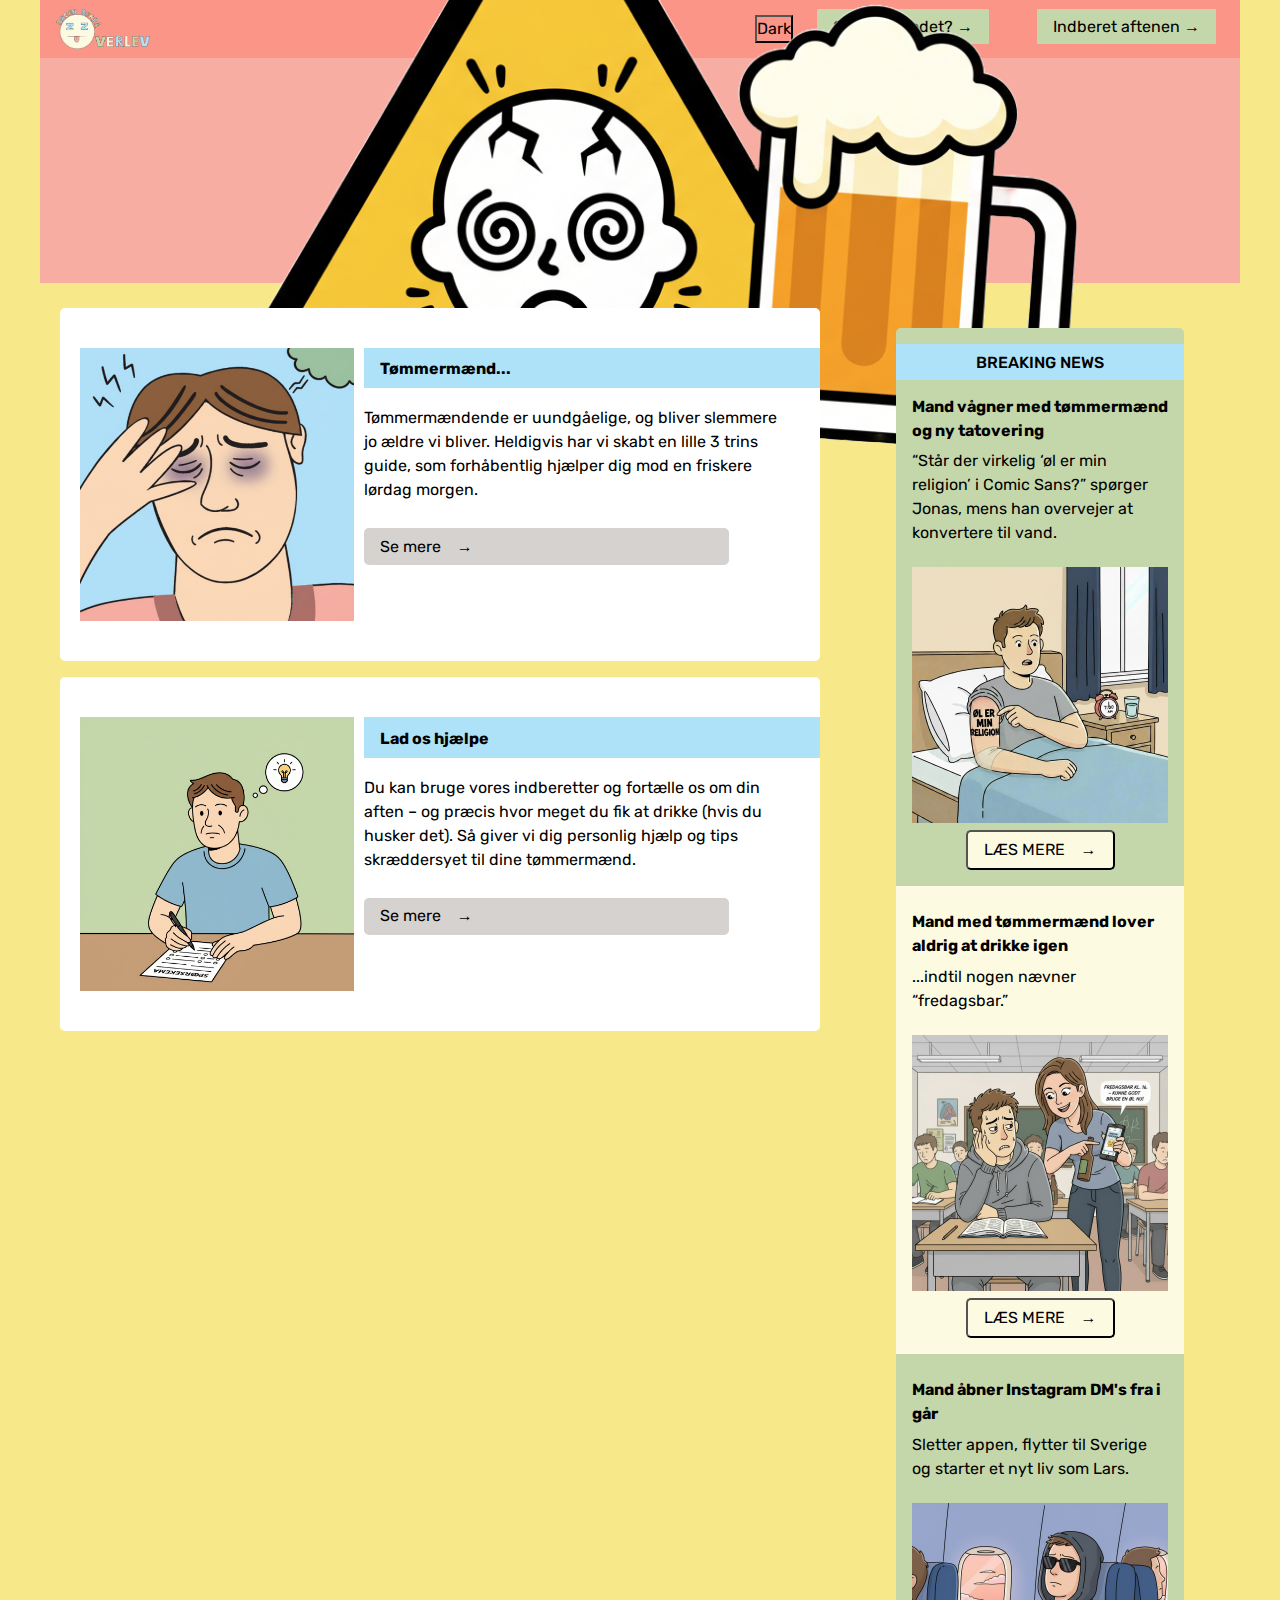
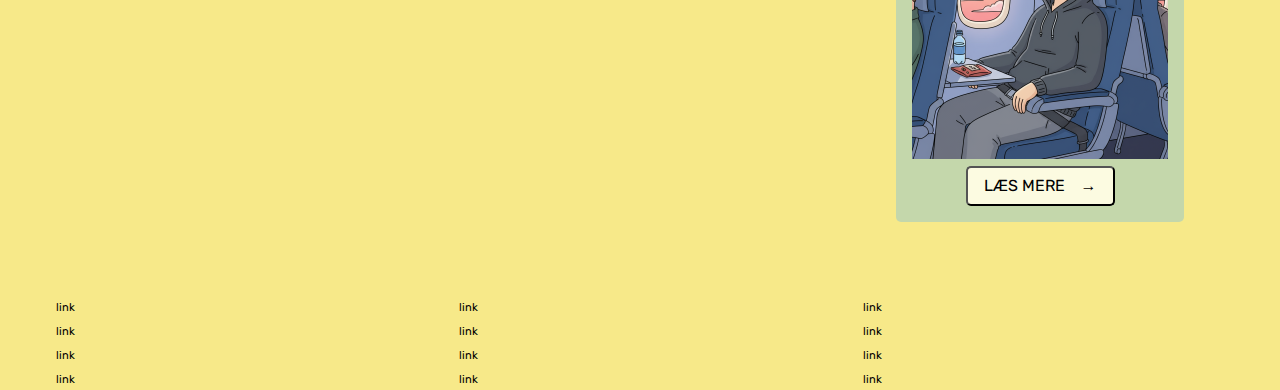
<file: index.html>
<!DOCTYPE html>
<html lang="en">

<head>
  <meta charset="UTF-8" />
  <meta http-equiv="X-UA-Compatible" content="IE=edge" />
  <meta name="viewport" content="width=device-width, initial-scale=1.0" />
  <link rel="stylesheet" href="css/reset.css" />
  <link rel="stylesheet" href="css/custom.css" />
  <link rel="stylesheet" href="css/fonts.css" />
  <link rel="stylesheet" href="css/general.css" />
  <link rel="stylesheet" href="css/layout.css" />
  <link rel="stylesheet" href="css/burger.css" />
  <link rel="stylesheet" href="css/cards.css" />
  <link rel="icon" type="image/png" href="img/fav.png" />
  <title>Emergency Site</title>
</head>

<body id="frontpage">

  <!-- HEADER MED LOGO -->
  <header>
    <nav>
      <div id="logotype-wrapper" class="logo">
        <a href="index.html">
          <img src="img/mikkel_logo.png" alt="logo" id="site-logo">
        </a>
      </div>

      <ul class="menu">
        <button id="theme-btn">Dark</button>
        <li><a class="menuItem" href="instruction.html">Ondt i hovedet?</a></li>
        <li><a class="menuItem" href="register.html">Indberet aftenen</a></li>
      </ul>

      <button class="burger">
        <span class="line"></span>
        <span class="line"></span>
        <span class="line"></span>
      </button>
    </nav>
  </header>

  <section id="main-disclamer">
    <div id="main-disclamer-content">
      <img src="img/advarsel.png" alt="logo" class="logo">
      <div>
        <p class="sub">
          Alle kender dem, ingen slipper for dem - tømmermændende hæler ind på os hver weekend,
          hvordan kan det stoppes?
        </p>
      </div>
    </div>
  </section>

  <main>
    <section id="daily">
      <article class="daily_card">
        <img src="img/Firefly_Gemini Flash.png" alt="tommermaend" />
        <div class="daily_text">
          <h2>Tømmermænd...</h2>
          <p>
            Tømmermændende er uundgåelige, og bliver slemmere jo ældre vi bliver.
            Heldigvis har vi skabt en lille 3 trins guide, som forhåbentlig hjælper dig
            mod en friskere lørdag morgen.
          </p>
          <a href="instruction.html" class="cta_btn">Se mere</a>
        </div>
      </article>

      <article class="daily_card">
        <img src="img/Firefly_GeminilFlash.png" alt="foto">
        <div class="daily_text">
          <h2>Lad os hjælpe</h2>
          <p>
            Du kan bruge vores indberetter og fortælle os om din aften – og præcis hvor meget
            du fik at drikke (hvis du husker det). Så giver vi dig personlig hjælp og tips
            skræddersyet til dine tømmermænd.
          </p>
          <a href="register.html" class="cta_btn">Se mere</a>
        </div>
      </article>
    </section>

    <section id="breaking">
      <section>
        <article class="news_card">
          <h3>Mand vågner med tømmermænd og ny tatovering</h3>
          <p>
            “Står der virkelig ‘øl er min religion’ i Comic Sans?” spørger Jonas,
            mens han overvejer at konvertere til vand.
          </p>
          <img src="img/religion2.png" alt="news_img">

          <div popover id="dialog1">
            <h3>Mand vågner med tømmermænd og ny tatovering</h3>
            <p>
              “Står der virkelig ‘øl er min religion’ i Comic Sans?” spørger Jonas, da han vågner
              med tømmermænd og en tatovering han ikke kan huske. Vennerne fortæller, at han ville
              “hellige sig øllets åndelige kraft”. Han overvejer nu at konvertere til vand og få
              fjernet både tatovering og dårlige beslutninger.
            </p>
            <img src="img/religion2.png" alt="religion2">
            <button popovertarget="dialog1" class="cta_btn">LUK</button>
          </div>

          <button popovertarget="dialog1" class="cta_btn">LÆS MERE</button>
        </article>

        <article class="news_card">
          <h3>Mand med tømmermænd lover aldrig at drikke igen</h3>
          <p>...indtil nogen nævner “fredagsbar.”</p>
          <img src="img/fredagsbar.png" alt="news_img">

          <div popover id="dialog2">
            <h3>Mand med tømmermænd lover aldrig at drikke igen</h3>
            <p>
              Efter en aften fuld af "jeg drikker kun lige et par stykker" vågner Mads op med en
              hovedpine, der kunne få en kirke til at ryste. Han sværger højtideligt aldrig at drikke
              igen... indtil hans ven nævner ordet "fredagsbar", hvorefter han spontant genvinder sin
              tro på øl.
            </p>
            <img src="img/fredagsbar.png" alt="fredagsbar">
            <button popovertarget="dialog2" class="cta_btn">LUK</button>
          </div>

          <button popovertarget="dialog2" class="cta_btn">LÆS MERE</button>
        </article>

        <article class="news_card">
          <h3>Mand åbner Instagram DM's fra i går</h3>
          <p>Sletter appen, flytter til Sverige og starter et nyt liv som Lars.</p>
          <img src="img/lars.png" alt="news_img">

          <div popover id="dialog3">
            <h3>Mand åbner Instagram DM's fra i går</h3>
            <p>
              Efter en hurtig scroll gennem nattens DM's indser Rasmus, at fremtiden ikke længere
              findes i Danmark. Han pakker derfor tasken, ændrer navn til Lars og begynder sit nye liv
              i Sverige, hvor ingen kender til hans beskeder, hans skam eller hans brug af emojis.
            </p>
            <img src="img/lars.png" alt="lars">
            <button popovertarget="dialog3" class="cta_btn">LUK</button>
          </div>

          <button popovertarget="dialog3" class="cta_btn">LÆS MERE</button>
        </article>
      </section>
    </section>

  </main>

  <footer>
    <nav class="some">
      <ul>
        <li><a href="">link</a></li>
        <li><a href="">link</a></li>
        <li><a href="">link</a></li>
        <li><a href="">link</a></li>
      </ul>
    </nav>

    <nav class="another">
      <ul>
        <li><a href="">link</a></li>
        <li><a href="">link</a></li>
        <li><a href="">link</a></li>
        <li><a href="">link</a></li>
      </ul>
    </nav>

    <nav class="yetanother">
      <ul>
        <li><a href="">link</a></li>
        <li><a href="">link</a></li>
        <li><a href="">link</a></li>
        <li><a href="">link</a></li>
      </ul>
    </nav>
  </footer>

  <script src="js/burger.js"></script>
  <script src="js/dark.js"></script>
</body>

</html>
</file>
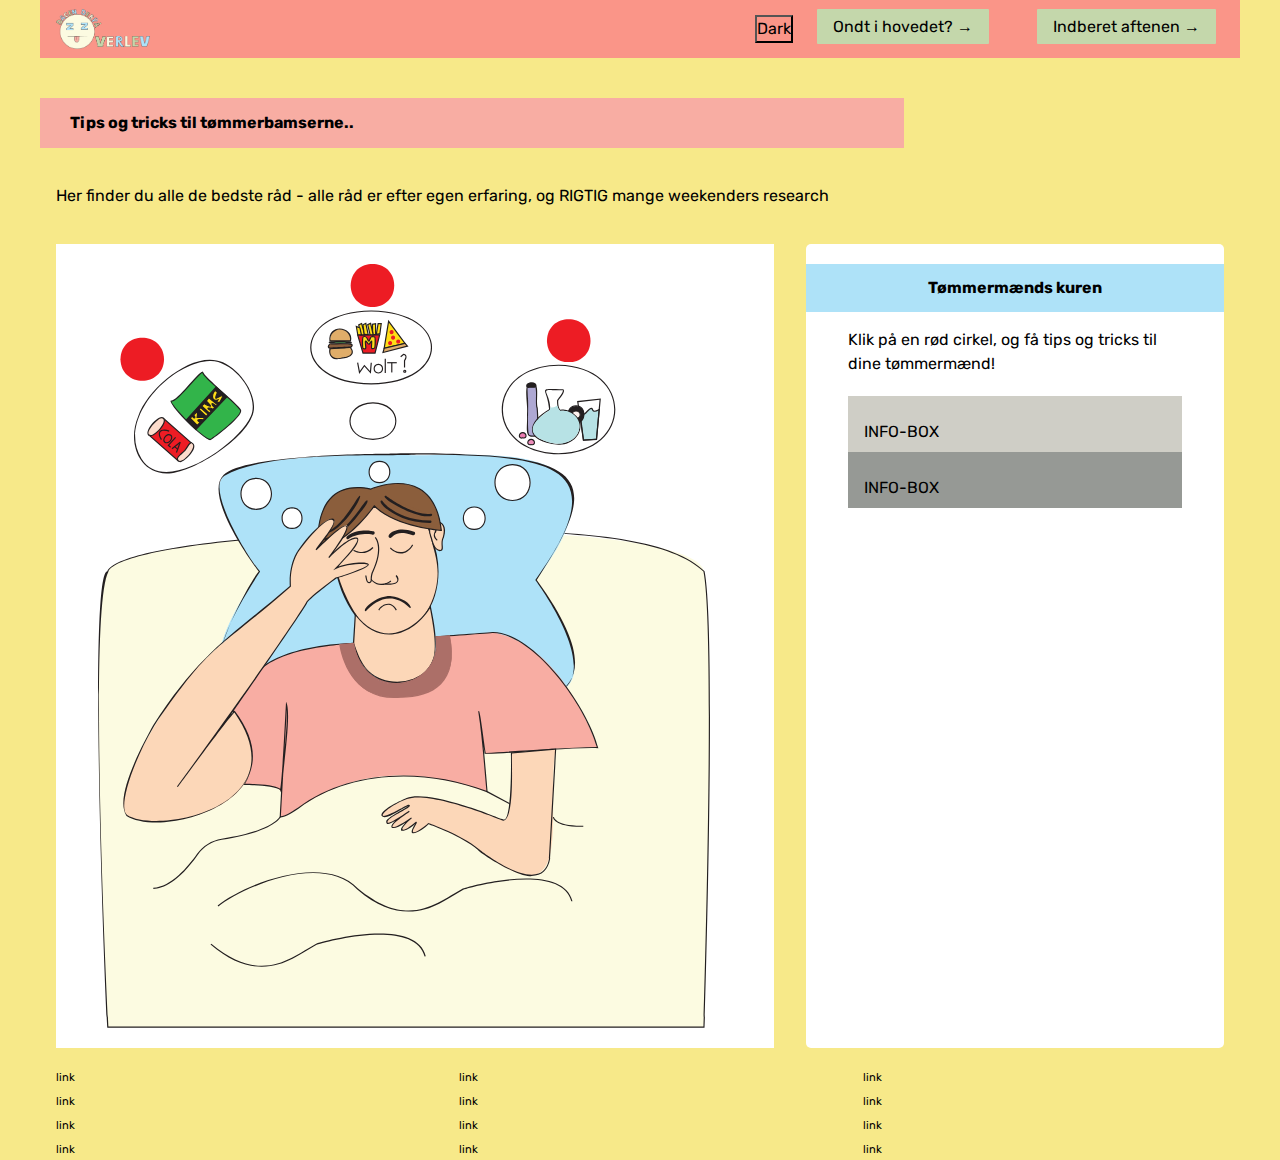
<file: instruction.html>
<!DOCTYPE html>
<html lang="en">

<head>
  <meta charset="UTF-8" />
  <meta http-equiv="X-UA-Compatible" content="IE=edge" />
  <meta name="viewport" content="width=device-width, initial-scale=1.0" />
  <link rel="stylesheet" href="css/reset.css" />
  <link rel="stylesheet" href="css/custom.css" />
  <link rel="stylesheet" href="css/fonts.css" />
  <link rel="stylesheet" href="css/general.css" />
  <link rel="stylesheet" href="css/layout.css" />
  <link rel="stylesheet" href="css/burger.css" />
  <link rel="stylesheet" href="css/cards.css" />
  <link rel="stylesheet" href="css/infographic.css" />
  <link rel="icon" type="image/png" href="img/fav.png" />
  <title>Emergency Site</title>
</head>

<body id="instruction">
  <header>
    <nav>
      <div id="logotype-wrapper" class="logo">
        <a href="index.html">
          <img src="img/mikkel_logo.png" alt="logo" id="site-logo">
        </a>
      </div>
      <ul class="menu">
        <button id="theme-btn">Dark</button>
        <li><a class="menuItem" href="instruction.html">Ondt i hovedet?</a></li>
        <li><a class="menuItem" href="register.html">Indberet aftenen</a></li>
      </ul>
      <button class="burger">
        <span class="line"></span>
        <span class="line"></span>
        <span class="line"></span>
      </button>
    </nav>
  </header>

  <main>
    <h1>Tips og tricks til tømmerbamserne..</h1>
    <p>Her finder du alle de bedste råd - alle råd er efter egen erfaring, og RIGTIG mange weekenders research</p>
    <section class="info-graphic">
      <svg xmlns="http://www.w3.org/2000/svg" viewBox="0 0 611.69 650.64">
        <g id="rentegning">
          <path d="M552.06,650.14H44.16s-18.06-349.19,0-388.24,497.47-52.03,507.9,0,0,388.24,0,388.24Z"
            style="fill: #fcfbe1;" />
          <path
            d="M552.54,650.64H43.68c-1.47-17.69-16.57-387.88.02-388.94,6.31-13.66,68.59-25.32,166.58-31.2,96.62-1.52,296.56-16.92,342.26,31.29,10.32,52.03.11,384.93,0,388.85ZM44.63,649.64h506.94c.44-14.59,10.12-337.18,0-387.65-48.87-47.34-242.91-31.96-341.22-30.5-96.17,5.77-159.68,17.5-165.74,30.61-17.14,32.34-1.58,357.01.02,387.54Z"
            style="fill: #231f20;" />
          <path
            d="M433.68,361.86c-27.62,22.86-141.78,0-141.78,0-77.17,9.02-219.41,47.87-118.58-99.85,0,0-48.73-64.18-30.08-82.01s139.92-17.83,139.92-17.83c57.47,5.79,226.15-27.1,125.83,106.96,0,0,52.33,69.88,24.71,92.73Z"
            style="fill: #aee2f8;" />
          <path
            d="M191.49,372.78c-22.22,0-41.33-2.64-48.63-10.59-20.04-13.22,19.9-88.37,29.84-100.17-3.95-5.25-48.13-64.88-29.81-82.39,18.58-17.77,135.3-17.97,140.26-17.97.3-.01,31.86-1.06,66.03.61,113.11,3.22,107.99,33.64,60.42,106.85,99.81,137.35-55.62,102.55-117.7,93.25-4.22.77-57.96,10.41-100.39,10.41ZM307.15,162.34c-25.05,2.12-123.62-4.16-163.58,18.01-17.11,10.46,21.96,72.77,30.35,81.64-91.86,140.09,13.78,112.4,117.88,99.37,13.02,5.16,133.15,18.22,141.55.11l.32.38-.32-.38c26.86-22.72-24.21-91.19-25.01-92.35,74.71-103.17,5.82-105.86-101.19-106.78Z"
            style="fill: #231f20;" />
          <path id="hoved"
            d="M325.3,269.12c-3.51,33.01-23.23,44.3-40.09,47.54-24.43,4.7-40.38-35.03-45.05-50.37-11.72-45.53,2.14-61.99,46.97-59.37,23.96,2.05,28.85,11.74,32.48,26.06,2.52,9.96,7.2,21.91,5.69,36.13Z"
            style="fill: #fcd7b8;" />
          <path
            d="M281.22,317.55c-38.46-5.75-58.76-86.1-34.97-104.46,24.2-11.87,71.39-11.04,73.85,19.77,15.81,38.64-1.98,83.37-38.88,84.69ZM282.12,207.24c-10.96,0-28.71,2.06-35.3,6.67-20.16,19.34-6.84,60.01,8.87,84.8,21.36,34.93,64.47,14.29,69.12-29.64,1.22-11.44-1.59-21.35-4.07-30.08-3.27-18.27-11.09-32.23-38.62-31.74Z"
            style="fill: #231f20;" />
          <path d="M330.02,232.77c5.55-17.16-15.3-17.33-11.03-1.51,2.47,8.95,5.15,13.77,8.64,12.81s-.6-2.51,2.39-11.3Z"
            style="fill: #fcd7b8;" />
          <path
            d="M326.76,244.68c-5.39-1.22-6.04-6.91-8.26-13.3-4.63-16.56,17.9-16.36,11.99,1.54-3.04,6.1,1.96,11.15-3.73,11.76ZM325.53,219.98c-5.61.78-8.08,4.75-6.06,11.14,2.14,5.91,2.77,12.35,8.02,12.46,2.54-.34-.49-5.67,2.05-10.98h0c1.87-6.49.56-11.52-4.02-12.63Z"
            style="fill: #231f20;" />
          <path
            d="M94.18,178.49c-23.85-.38-33.59-26.82-24.24-48.62,7.79-22.88,42.7-52.87,66.92-47.65,16.61,2.48,38.52,30.39,29.95,48.13-7.73,20.3-51.81,48.5-72.62,48.15ZM130.83,82.62c-33.91,1.54-79.16,50.07-57.96,83.3,19.54,32.19,82.96-12.69,93-35.94,8.48-19.35-15.81-48.57-35.04-47.36Z"
            style="fill: #231f20;" />
          <path
            d="M191.05,471.01c15.2.53,59.1-62.05,176.16-21.47,0,0-5.79-68.36-6.95-68.19l5.47,35.72c-.1,1.07,58.61-5.26,95.65-5.13,0,0-28.58-87.88-89.11-98.02l-48.55,3.69c9.19,37.19-56.03,64.92-70.18,5.63,0,0-58.91,1.04-80.49,23.2l-22.75,33.24s27.41,36.16,9.91,63.57c0,0,33.05-.7,31.67,7.64,0,0,7.99-67.71,4.49-75.87l-5.33,95.99Z"
            style="fill: #f8ada3;" />
          <path
            d="M191.7,450.32l-.81-2.11M190.89,448.21c-2.96-3.79-23.64-4.47-31.58-4.45,18.01-26.52-8.96-63.46-9.62-64.06,0,0,22.95-33.54,22.95-33.54,22.09-22.3,79.98-23.35,81.29-23.43,10.84,54.93,77.8,36.63,69.22-5.58.02,0,49.18-3.75,49.2-3.72,35.4.55,81.02,64.08,89.72,99.02-26.54-.88-75.99,5.18-96.85,4.83.07-.26-.98-6.36-.98-6.6,1.26,13.24,2.54,27.96,3.53,39.59-56.73-21.95-119.96-17.2-160.91,13.56-7.43,4.66-11.96,7.9-16.34,7.66l1.18-21.17M193.6,434.18l-2.02,36.33c3.33-.2,8.17-3.3,14.75-7.52,40.77-30.56,103.65-35.75,160.32-14.17-2.26-24.37-3.82-48.39-6.95-67.89l.71-.1c1.51,3.31,4.61,30.7,5.77,35.86,27.39-1.94,63.83-4.59,94.51-5.24-9.85-36.72-54.72-96.45-88.44-97.01,0,0-47.97,3.64-47.97,3.64,6.44,45.46-60.68,58.22-71.13,5.68-5.21.15-59.48,2.23-79.74,23.04l-22.49,32.89c2.52,3.48,25.91,37.1,10.2,63.09,5.06.04,25.03.42,29.92,4.23,1.7-7.54,4.36-65,4.96-74.13,4.13,7.67-.18,38.97-2.4,61.32ZM196.63,379.61l-1.93,34.68c1.31-13.54,2.34-27.41,1.93-34.68Z"
            style="fill: #231f20;" />
          <path
            d="M82.92,532.43l-.04-1c15.25-.66,29.84-18.31,37.18-28.77,4.94-7.04,12.62-11.82,21.08-13.1,43.35-6.57,49.4-18.63,49.45-18.75l.91.41c-.23.51-6.14,12.65-50.22,19.33-8.19,1.24-15.63,5.87-20.41,12.69-16.48,23.49-29.74,28.84-37.96,29.2Z"
            style="fill: #231f20;" />
          <rect x="376.68" y="443.58" width="1" height="22.63" transform="translate(-201.99 572.2) rotate(-61.79)"
            style="fill: #231f20;" />
          <path
            d="M447.31,479.51c-23.16,0-24.05-8.02-24.08-8.37l1-.08-.5.04.5-.04c0,.08,1.07,7.86,24.98,7.43l.02,1c-.65.01-1.29.02-1.91.02Z"
            style="fill: #231f20;" />
          <path
            d="M260.79,246.27c-4.23,0-7.46-2.04-7.52-2.08l.54-.84c.35.23,8.66,5.46,15.85-2.15l.73.69c-3.2,3.38-6.64,4.38-9.6,4.38Z"
            style="fill: #231f20;" />
          <path
            d="M293.7,246.66c-5.19,0-9.08-4.22-9.25-4.41l.74-.67c3.59,4.66,13.45,6.47,18.22-2.61l.84.54c-3.09,4.71-6.41,7.09-10.55,7.14Z"
            style="fill: #231f20;" />
          <line x1="323.72" y1="317.61" x2="321" y2="294.88" style="fill: #fcd7b8;" />
          <path
            d="M248.86,234.55c-1.38.05-2.06-1.89-.9-2.7,9.63-7.23,21.92-4.25,22.44-4.12,1.89.45,1.16,3.41-.73,2.91-.15-.49-12.78-2-20.81,3.91Z"
            style="fill: #231f20;" />
          <path
            d="M284.74,233.47c-5.04-1.56,4.47-11.33,20.29-5.26,1.83.65.79,3.51-1.03,2.82-15.16-5.07-16.49,1.8-19.26,2.45Z"
            style="fill: #231f20;" />
          <path
            d="M266.75,272.02c-2.32-.41-2.64-2.53-3.32-6.54l.99-.12c.85,4.6,1,5.63,2.69,5.59.57-.22.96-.83.96-1.52-.01-4.66.97-6.87,1.4-7.61,9.58-19.97,2.3-28.94,2.06-28.36l.62-.78c.5-.24,8.17,8.87-1.82,29.64-.3.52-1.27,2.57-1.26,7.11.01,1.35-1,2.58-2.32,2.6Z"
            style="fill: #231f20;" />
          <path
            d="M277.06,273.56c-5.75,0-8.87-4.67-8.9-4.73l.84-.55c1.22,3.21,10.01,6.71,16.05,1.33l.57.82c-2.81,1.94-5.47,3.09-8.56,3.13Z"
            style="fill: #231f20;" />
          <path
            d="M283.73,273.19c-1.03,0-2.17-.05-3.4-.15l.08-1c10.06.9,12.35-1.77,8.93-6.33l.75-.66c3.71,3.81,1.42,8.74-6.35,8.14Z"
            style="fill: #231f20;" />
          <path
            d="M263.93,295.88c-3.83-.69,6.95-11.7,17.9-12.87,4.53-1.03,18.99,3.16,20.56,9.63-.38.41-1.01.43-1.41.06-15.08-14.67-29.48-5.42-37.05,3.18Z"
            style="fill: #231f20;" />
          <path d="M275.42,295.15l-.83-.55c2.47-4.54,11.01-8.97,15.77,0l-.85.53c-4.39-8.35-11.88-3.9-14.09.01Z"
            style="fill: #231f20;" />
          <path
            d="M270.03,149.88c-26.69-.42-26.69-31.63,0-32.05,26.69.42,26.69,31.63,0,32.05ZM270.03,118.83c-25.38.4-25.37,29.65,0,30.05,25.38-.4,25.37-29.65,0-30.05Z"
            style="fill: #231f20;" />
          <path
            d="M268.58,102.63c-69.21-.86-69.2-62.24,0-63.1,69.21.86,69.2,62.24,0,63.1ZM268.58,40.53c-67.89.83-67.88,60.27,0,61.1,67.89-.83,67.88-60.27,0-61.1Z"
            style="fill: #231f20;" />
          <path
            d="M428.13,162.14c-64.52-1.01-64.52-75.37,0-76.38,64.52,1.01,64.51,75.37,0,76.38ZM428.13,86.76c-63.21.99-63.2,73.4,0,74.38,63.21-.99,63.2-73.4,0-74.38Z"
            style="fill: #231f20;" />
          <path d="M324.51,235.75c-5.38-4.49-1.1-7.13-.17-12.91l.96.26-1.55,5.67c-2.57,1.63.68,6.04,1.38,6.18l-.62.79Z"
            style="fill: #231f20;" />
          <g>
            <path
              d="M271.23,206.03s-24.82,35.66-47.77,34.62c0,0-6.51-59.6,44.87-48.89,0,0,53.44-23.83,59.94,35.22,0,0-40.11-2.95-57.05-20.95Z"
              style="fill: #8b5e3c;" />
            <path
              d="M224.4,241.17c-.33,0-.65,0-.96-.02l-.43-.02-.05-.43c-.03-.29-3-29.25,12.38-43.21,7.77-7.05,18.85-9.16,32.93-6.25,2.06-.87,24.54-9.98,41.54-.23,10.62,6.09,17,18.18,18.96,35.92l.07.6-.6-.04c-.4-.03-39.84-3.12-56.96-20.67-1.45,2-7.19,9.73-14.99,17.28-14.42,13.96-25.17,17.08-31.9,17.08ZM223.92,240.17c.17,0,.35,0,.52,0,22.15,0,46.13-34.08,46.37-34.43l.35-.51.42.45c15.48,16.46,51.05,20.28,56.12,20.74-1.99-17.07-8.18-28.69-18.39-34.55-17.3-9.93-40.56.23-40.79.33l-.15.07-.16-.03c-13.82-2.88-24.66-.87-32.21,5.98-13.99,12.7-12.41,38.3-12.1,41.93Z"
              style="fill: #231f20;" />
          </g>
          <path d="M264.66,202.16s-16.57,28.25-35.11,32.52" style="fill: #8b5e3c;" />
          <path
            d="M229.55,235.68c-1.14.03-1.37-1.74-.22-1.97,19.39-4.23,33.59-33.53,35.84-32.41,1.52,1.83-3.61,7.33-10.35,16.17-8.82,10.31-17.17,16.48-25.27,18.22Z"
            style="fill: #231f20;" />
          <path d="M258.56,198.25s-15.91,30.76-31.21,31.09" style="fill: #8b5e3c;" />
          <path
            d="M227.35,230.34c-1.27.01-1.31-1.99-.02-2,15.98-.38,29.49-32.04,31.69-30.98,1.72,2.19-15.93,32.04-31.67,32.98Z"
            style="fill: #231f20;" />
          <path d="M277.1,202.16s10.77,16.96,41.81,17.42" style="fill: #8b5e3c;" />
          <path
            d="M318.91,220.58c-30.68.25-47.72-20.41-40.97-18.96.11.17,10.91,16.52,40.99,16.96,1.28,0,1.28,2.02-.01,2Z"
            style="fill: #231f20;" />
          <path d="M280.52,198.25s22.88,17.56,38.94,15.54" style="fill: #8b5e3c;" />
          <path
            d="M316.77,214.96c-14.52.32-43.17-17.6-35.65-17.5.23.17,22.74,17.28,38.21,15.35.55-.07,1.05.32,1.12.87-.02,1.75-2.49,1.1-3.67,1.29Z"
            style="fill: #231f20;" />
          <path
            d="M128.45,335.81c-15.25,8.58-86.33,111.32-68.09,133.95,26.49,16.82,148.98-7.03,91.68-88.5,0,0-23.36,27.57-48.59,64.09,22.54-29.85,85.54-117.78,109.96-156.56,1.34-3.68,25.19-21.25,25.19-21.25,0,0,34.74-10.53,26.05-12.34,0,0-15.82-1.14-26.05,3.98,0,0,22.23-22.83,18.19-25.38,0,0-4.93-3.61-24.35,16.28,9.36-12.01,35.32-51.56-10.89-6.48,0,0,16.68-21.56,15.63-24.58,0,0-2.84-11.46-30.13,24.58,0,0-8.53,10.46-7.39,30.92,0,0-68.68,56.28-71.21,61.28Z"
            style="fill: #fcd7b8;" />
          <path
            d="M86.16,475.82c-11.21,0-20.56-2.12-26.07-5.65-10.69-15.69,13.02-59.5,22.67-77.14,41.01-63.98,69.83-78.29,116.39-118.72-1.05-20.26,7.43-30.91,7.52-31.01,21.93-31.5,44.82-37.21,19.62-5.12,26.96-26.34,27.62-15.77,10.22,7.2,15.58-14.81,20.09-12.34,20.59-11.97,3.21,4.73-11.61,18.57-16.37,24.3,11.28-3.66,24.68-4.39,25.83-1.65.14,3.22-21.06,9.92-27.71,11.94-6.65,4.9-23.9,18.08-24.95,20.97-2.04,4.64-62.78,92.35-65.42,95.83,2.54-3.08,2.82-3.4,3.6-4.33,46.32,61.13-20.4,94.6-65.91,95.37ZM234.6,217.79c-3.01,0-10.29,3.85-27.15,26.12-.05-.02-8.56,11.11-7.28,30.85-67.4,58.95-65.43,44.9-116.56,118.78-19.29,32.49-30.89,70.74-22.99,75.79,26.24,16.87,147.22-7.08,91.39-87.27-6.39,6.3-48.86,64.38-48.17,63.58l-.81-.58c29.91-40.47,95.4-132.11,109.9-156.44,1.35-3.72,22.91-19.68,25.36-21.48,14.93-4.59,27.51-9.58,27.24-11.04-.62-1.15-20.17-.99-29.36,4.85,5.7-5.84,20.63-21.57,20.59-26.28-.3-.95-5.05-3.37-23.98,15.76l-.76-.65c17.6-23.49,26.83-42.42-10.14-5.83l-.75-.66c7.6-10.84,20.11-24.84,13.45-25.51Z"
            style="fill: #231f20;" />
          <path
            d="M255.01,298.6l-1.47,24.64s4.84,16.86,12.5,23.89c17.35,14.37,43.49,13.72,54.96-8.82,5.32-10.74-.12-34.32-2.11-46.12,0,0-29.39,47.97-63.87,6.41Z"
            style="fill: #fcd7b8;" />
          <path
            d="M291.11,357.21c-22.85.54-34.59-19.14-38.07-33.91-.03-.12,1.57-25.87,1.55-25.99,24.51,33.26,54.4,11.81,64.56-6.51,5.9,28.78,12.57,63.45-28.05,66.41ZM254.05,323.18c.38,1.27,5.13,16.97,12.33,23.58,15.44,15.06,46.58,11.17,54.16-8.65,5.05-9.55.12-33.47-1.93-44.58-14.37,22.35-42.03,33.27-63.17,6.35l-1.39,23.31Z"
            style="fill: #231f20;" />
          <path
            d="M253.54,323.24l-11.7.87s5.18,37,32.79,43.12c17,5.17,73.8,4.68,60.61-50.44l-11.53.82c8.61,39.08-57.2,63.79-70.18,5.63Z"
            style="fill: #ac6f68;" />
          <path
            d="M293.5,369.56c-40.08,3.45-50.72-33.74-52.22-45.91l12.69-.95c8.07,52.46,76.95,39.79,69.18-5.56l12.46-.89c7.99,40.48-13.89,53.05-42.12,53.3ZM242.43,324.57c.78,4.52,7.16,36.59,32.32,42.17,17.24,5.03,72.66,4.62,60.14-49.42l-10.6.75c6.87,43.72-60.33,59.83-71.16,5.7l-10.69.8Z"
            style="fill: #ac6f68;" />
          <path d="M233.5,72.27s-2.94,11.23,10.85,7.66c0,0,12.4-.33,6.39-8.84l-17.24,1.19Z" style="fill: #e0ad69;" />
          <path
            d="M239.57,81.13c-6.42.59-7.68-6.57-6.46-9.33l17.88-1.23c6.96,9.1-6.67,10.29-11.42,10.56ZM233.91,72.74c-1.37,5.61,3.37,9.1,10.43,6.68,2.33.19,10.95-1.8,6.15-7.83l-16.58,1.14Z"
            style="fill: #231f20;" />
          <path d="M233.57,67.93s-3.58,2.81,0,3.83l17.5-.89s2.94-1.66,0-2.94h-17.5Z" style="fill: #8b5e3c;" />
          <path
            d="M233.52,72.26c-3.51-.67-1.49-4.1-.12-4.83l17.87.04c2.63.87,1.36,3.33.05,3.83-.23.17-17.54.89-17.8.96ZM233.75,68.43c-1.07.85-2.04,2.45-.12,2.83,0,0,17.29-.88,17.29-.88,5.75-3.62-17.22-1.35-17.17-1.94Z"
            style="fill: #231f20;" />
          <path d="M232.8,66.74c-.47-.9,19.24-.9,18.76,0,.47.89-19.24.89-18.76,0Z" style="fill: #54ba63;" />
          <path
            d="M242.18,67.94c-9.88,0-9.88-.78-9.88-1.2s0-1.2,9.88-1.2,9.88.78,9.88,1.2,0,1.2-9.88,1.2ZM235.62,66.74c2.88.26,10.25.26,13.13,0-2.76-.26-10.37-.26-13.13,0Z"
            style="fill: #231f20;" />
          <path d="M233.4,65.55h17.5c2.88-9.75-17.4-16.9-17.5,0Z" style="fill: #e0ad69;" />
          <path
            d="M251.31,66.05h-18.37c-1.64-16.44,21.53-12.78,18.37,0ZM233.86,65.05h16.6c.87-4.35-3.24-9.32-9.06-9.21-2.74-.34-8.58,4.08-7.54,9.21Z"
            style="fill: #231f20;" />
          <polygon points="256.97 60.45 261.54 75.86 271.82 75.86 275.73 60.45 256.97 60.45" style="fill: #ed1c24;" />
          <path d="M272.21,76.36h-11.04l-4.86-16.41h20.07l-4.17,16.41ZM261.91,75.36h9.52l3.66-14.41h-17.45l4.27,14.41Z"
            style="fill: #231f20;" />
          <polygon points="259.61 60.45 257.91 51.84 260.36 50.7 262.96 60.45 259.61 60.45" style="fill: #ffde17;" />
          <path d="M263.61,60.95h-4.42l-1.85-9.4,3.34-1.56,2.92,10.96ZM260.02,59.95h2.29l-2.28-8.54-1.55.72,1.54,7.82Z"
            style="fill: #231f20;" />
          <polygon points="272.93 59.85 274.42 50.83 277.08 50.77 275.92 59.52 272.93 59.85" style="fill: #ffde17;" />
          <path
            d="M272.32,60.42l1.67-10.07,3.66-.1-1.29,9.72-4.04.45ZM274.85,51.32l-1.32,7.95,1.95-.22,1.03-7.78-1.66.04Z"
            style="fill: #231f20;" />
          <polygon points="269.8 60.3 269.6 51.34 272.26 50.85 272.31 59.97 269.8 60.3" style="fill: #ffde17;" />
          <path d="M269.31,60.87l-.21-9.94,3.66-.67.06,10.16-3.5.46ZM270.11,51.76l.17,7.98,1.52-.2-.04-8.08-1.65.3Z"
            style="fill: #231f20;" />
          <polygon points="267.57 60.28 265.54 51.66 267.99 50.51 270.23 60.28 267.57 60.28" style="fill: #ffde17;" />
          <path d="M270.86,60.78h-3.68l-2.21-9.4,3.38-1.58,2.52,10.98ZM267.97,59.78h1.63l-1.96-8.55-1.52.71,1.85,7.84Z"
            style="fill: #231f20;" />
          <polygon points="262.57 60 261.5 51.75 263.95 50.61 265.96 60.12 262.57 60" style="fill: #ffde17;" />
          <path
            d="M266.58,60.64l-4.45-.15-1.18-9.04,3.35-1.56,2.28,10.75ZM263.01,59.52l2.32.08-1.75-8.27-1.54.72.97,7.47Z"
            style="fill: #231f20;" />
          <path
            d="M261.6,71.93c-.42-.15-.7-9.31,0-9.73,2.88-1.92,3.68,2.49,5,3.56,1.57-1.69.59-5.32,5-3.56.56.3.36,8.89,0,9.28-4.84,2.96-1.88-4-2.74-5.77-.31-.21-1.76,2.62-2.26,2.73s-1.92-2.53-2.76-2.73c-1.37.54,2.22,8.63-2.24,6.22Z"
            style="fill: #ffde17;" />
          <path
            d="M263.08,72.79c-.61,0-1.25-.24-1.58-.37l.1-.5-.17.47c-.94-.6-1.19-8.98-.09-10.63,2.67-1.71,4.17,1.11,5.25,3.31.69-3.28,2.19-4.66,5.25-3.32,1.12,1.36.6,9.02.13,10.06-4.73,2.73-3.54-1.27-3.5-4.96-1.84,3.44-2.58,1.79-4.42-.43-.25,1.97,1.59,6.4-.95,6.37ZM261.96,71.53c1.18.42,1.4.23,1.44.16.16-1.03-.8-6.3-.03-6.33,1.17-.74,2.24,1.66,3.18,2.51.59-.72,1.68-2.86,2.36-2.71l.23.13c.64-.39.09,5.01.18,6.37.42.04,1.53-.27,1.86-.49.25-.96.39-7.5.06-8.58-.62-.25-2.23-.47-2.63-.05-1.02,2.26-1.63,6.12-3.73,1.58-.67-1.53-1.36-2.3-2.95-1.53-.41.97-.29,7.69.03,8.95ZM271.16,71.22h0ZM261.95,62.53h0ZM271.21,62.5h0s0,0,0,0Z"
            style="fill: #231f20;" />
          <polygon
            points="258.29 93.62 256.48 84.19 257.46 84 258.83 91.14 262.67 85.75 267.47 91.18 268.08 84.05 269.08 84.14 268.26 93.59 262.75 87.36 258.29 93.62"
            style="fill: #231f20;" />
          <path
            d="M274.64,93.38c-5.4.07-5.4-8.4,0-8.33,5.4-.07,5.4,8.4,0,8.33ZM274.64,86.06c-4.1-.06-4.1,6.39,0,6.33,4.1.06,4.1-6.38,0-6.33Z"
            style="fill: #231f20;" />
          <path d="M281.02,92.88h-1s0-4.65,0-12.25h1c0,7.61,0,12.25,0,12.25Z" style="fill: #231f20;" />
          <rect x="285.57" y="84.1" width="1" height="8.29" style="fill: #231f20;" />
          <rect x="282.14" y="83.6" width="8.18" height="1" style="fill: #231f20;" />
          <path
            d="M297.43,88.24h-1v-6.13c1.42-2.16,2.01-4.24-.17-4.66l-2.29,1.91-.64-.77,2.61-2.17c2.65-.1,3.74,3.11,1.49,5.98v5.84Z"
            style="fill: #231f20;" />
          <path
            d="M297.14,92.75c-1.78.02-1.78-2.77,0-2.75,1.78-.02,1.78,2.77,0,2.75ZM297.14,91.01c-.49,0-.49.75,0,.75.48,0,.48-.75,0-.75Z"
            style="fill: #231f20;" />
          <path
            d="M131.51,149.56c-3.6,1.9-38.79-33.86-33-33s26.19-28.48,26.71-24.01,30.23,27.29,32.01,32.01-22.12,23.1-25.72,25Z"
            style="fill: #32b44a;" />
          <path
            d="M131.24,150.11c-6.51-1.57-32.69-26.92-33.78-33.59,5.73.99,22.82-24.02,27.63-24.89,1.34,5.16,30.28,27.55,32.6,32.76,1.97,5.23-22.8,23.95-25.96,25.62-.14.07-.31.11-.5.11ZM98.36,117.04c.2,2.5,22.45,27.63,32.91,32.07,4.09-2.16,27.06-20.21,25.49-24.38-1.87-4.54-33.08-29.08-32.04-32.14-5.28,3.61-22.77,26.84-26.36,24.45Z"
            style="fill: #231f20;" />
          <polygon points="136.42 104.92 111.06 132.78 119.25 140.91 145.59 113.08 136.42 104.92"
            style="fill: #231f20;" />
          <path
            d="M119.26,141.63l-8.9-8.83,26.02-28.57,9.93,8.83-27.05,28.58ZM111.75,132.76l7.49,7.44,25.63-27.09-8.42-7.49-24.71,27.13Z"
            style="fill: #231f20;" />
          <path
            d="M114.34,131.44l5.94,6.01,2.63-2.55c-5.21-3,.69-2.11,2.08-2.21,5.28-3.14-4.18-1.64-4.8-2.01.61-4.67,1.28-6.29-2.98-2.05,2.26,2.75.73,3.32-1.21.93l-1.66,1.87Z"
            style="fill: #ffde17;" />
          <path
            d="M120.28,138.15l-6.62-6.69,2.34-2.65c.49.6,1.35,1.47,1.82,1.73-.18-.47-.81-1.39-1.29-1.95,2.49-2.56,4.07-3.36,4.16-3.13.53.62.62.35.08,4.71,7.01-.06,7.99.3,4.36,3.02-1.3-.08-3-.07-3.7.04.41.41,1.56,1.14,2.3,1.55l-3.45,3.36ZM115.03,131.42l5.26,5.32,1.81-1.76c-3.49-2.17-1.54-3.23,2.75-2.81.41-.29.81-.61,1.04-.84-1.06-.15-4.16-.19-6.29-.15.24-1.44.52-3.56.53-4.49-.5.39-1.41,1.2-2.25,1.99,2.06,2.29.46,4.32-1.87,1.63l-.98,1.11ZM126.29,131.42h0Z"
            style="fill: #231f20;" />
          <polygon points="121.76 123.85 127.95 129.8 129.62 128.04 123.34 122.42 121.76 123.85"
            style="fill: #ffde17;" />
          <path
            d="M127.97,130.51l-6.94-6.68,2.31-2.09,7,6.27-2.37,2.5ZM122.49,123.86l5.44,5.23.97-1.02-5.56-4.98-.85.77Z"
            style="fill: #231f20;" />
          <path
            d="M124.13,121.03l6.59,6.07,1.59-1.9s-4.32-2.49-2.36-2.58,3.88,1.13,3.88,1.13l1.43-1.51c-4.09-3.53-2.33-4.78,1.1-1.11l1.26-1.17-7.43-6.01-2.18,2.81c6.2,5.81,3.11,5.06-1.72,2.05l-2.16,2.23Z"
            style="fill: #ffde17;" />
          <path
            d="M130.76,127.83l-7.35-6.77,2.8-2.88c1.54.97,3.73,2.15,4.71,2.46-.58-.84-2.28-2.61-3.58-3.82l2.77-3.57,8.27,6.7-2.04,1.89c-.9-.97-2.4-2.23-2.98-2.45.26.56,1.61,1.99,2.61,2.84l-2.07,2.18c-.54-.29-1.57-1.14-3.73-1.27.49.48,1.91,1.41,2.9,1.95l-2.31,2.76ZM124.85,121.01l5.82,5.37.88-1.05c-6.32-3.9.4-3.59,2.19-2.22l.81-.85c-3.46-2.58-2.56-6.26,1.82-1.83l.48-.45-6.58-5.33-1.59,2.05c7.31,6.89,1.55,5.28-2.31,2.73l-1.53,1.57Z"
            style="fill: #231f20;" />
          <path
            d="M135.69,107.85l1.93,1.55s-3.38,7.03,0,4.55c5.25-3.85,5.27-.94,1.63,4.27l-2.41-.67,1.15-1.86c-6.8,2.68-4.56-7.42-2.31-7.84Z"
            style="fill: #ffde17;" />
          <path
            d="M139.46,118.8l-3.39-.95.86-1.39c-6.75,1.42-3.36-9.78-1.11-9.14l2.42,1.94c-.86,1.68-1.74,4.17-1.63,4.7,6.72-5.09,6.97-.39,2.85,4.84ZM137.62,117.24l1.42.4c8.01-12.94-8,5.45-2.05-8.1l-1.39-1.11c-2.38,2.23-3.23,9.65,3.56,6.31l-1.55,2.51Z"
            style="fill: #231f20;" />
          <rect x="88.48" y="132.95" width="18.78" height="33.37" transform="translate(-79.1 124.16) rotate(-48.62)"
            style="fill: #ed1c24;" />
          <path
            d="M104.22,168.41l-25.79-22.72,13.07-14.84,25.79,22.72-13.07,14.84ZM79.85,145.6l24.29,21.39,11.75-13.34-24.29-21.39-11.75,13.34Z"
            style="fill: #231f20;" />
          <path d="M91.56,131.56c-3.47-3.82-16.3,11.34-12.41,14.09,3.58,3.58,16.48-10.95,12.41-14.09Z"
            style="fill: #fddccc;" />
          <path
            d="M80.83,146.81c-9.48-.81,6.97-20.41,11.05-15.63h0c4.13,3.7-6.19,14.85-11.05,15.63ZM89.79,131.35c-2.84-.1-13.59,11.52-10.32,13.92,3.63,3.24,17.57-13.41,10.32-13.92Z"
            style="fill: #231f20;" />
          <path
            d="M116.3,152.74c-2.31-2.31-3.51,3.12-7.35,6.96-3.84,3.84-7.07,5.69-4.76,8,3.29,3.71,17.12-11.58,12.12-14.96Z"
            style="fill: #fddccc;" />
          <path
            d="M105.81,168.94c-6.5-1.62-.33-6.85,2.78-9.59,2.46-2.02,3.9-6.9,6.47-7.65,8.62,3.41-4.84,16.46-9.25,17.25ZM115.23,152.68c-2.18,1.09-3.55,5.38-5.93,7.37-1.61,1.76-5.31,4.41-5.39,6.06,1.4,6.87,16.86-9.9,12.04-13.02h0c-.36-.36-.6-.41-.71-.41Z"
            style="fill: #231f20;" />
          <path d="M89.39,149.86c-5.54-9.2,2.63-9.93,7.19-7.92l-.34.94c-5.26-1.98-10.46-.99-5.97,6.5l-.88.47Z"
            style="fill: #231f20;" />
          <path
            d="M94.31,152.77c-6.61-.71-.28-10.82,3.83-7.22,2.62,2.16-.6,7.46-3.83,7.22ZM96.21,145.86c-2.25-.11-5.07,3.54-3.16,5.48,2.81,2.5,7.82-5.03,3.16-5.48Z"
            style="fill: #231f20;" />
          <polygon points="97.3 156.52 95.02 154.54 101.5 147.4 102.24 148.07 96.45 154.45 97.96 155.77 97.3 156.52"
            style="fill: #231f20;" />
          <rect x="97.87" y="154.14" width="8.89" height="1" transform="translate(-73.33 95.22) rotate(-37.82)"
            style="fill: #231f20;" />
          <rect x="99.6" y="155.75" width="9.24" height="1" transform="translate(-78.46 199.87) rotate(-69.73)"
            style="fill: #231f20;" />
          <rect x="101.81" y="154.69" width="1" height="3.89" transform="translate(-83.14 131.97) rotate(-49.27)"
            style="fill: #231f20;" />
          <path d="M462.8,123.95c-.1.16-5.3,3.25-5.71.08-1.66-4.77-6.87,8.12-10.67,2.9l2.95,23.17,11.1-.75,2.34-25.4Z"
            style="fill: #b7e2e5;" />
          <path
            d="M448.93,150.64l-3.31-25.96c3.82,7.84,6.47-2.02,10.79-2.2.58-.04,1.14,1.1,1.34,1.96,1.44,1.65,4.42-.77,5.65-1.47l-2.47,26.87-12,.81ZM447.09,128.31l2.71,21.26,10.2-.69,2.21-23.99c-2.58,1.47-5,1.82-6.02-1.45-2.5.22-4.65,6.55-9.1,4.87Z"
            style="fill: #231f20;" />
          <path
            d="M409.93,122.78c.72,7.78.55,18.12.47,22.4-.04,1.99-7.43,1.68-7.8.52-1.22-3.83-.91-10.91-.81-22.15.1-11.75-1.85-20.93,1.16-21.64,8.26-1.96,5.32,3.05,6.98,20.87Z"
            style="fill: #aea8d3;" />
          <path
            d="M406.46,147.12c-7.83.68-4.54-9.27-5.22-18.77,1.24-6.83-3.03-24.11,1.6-26.93,10.92-3.06,5.51,13.4,7.59,21.31h0c.74,8,.54,18.88.47,22.46.36,1.15-2.74,2.12-4.44,1.93ZM405.7,102.01c-5.13-.27-3.87,3.47-3.72,11.06.87,8.47-.7,26.62,1.1,32.48.24.46,5.63,1.28,6.82-.37.07-3.56.27-14.4-.47-22.34h0c-1.58-6.2,1.62-20.24-3.73-20.82Z"
            style="fill: #231f20;" />
          <path
            d="M448.94,150.64l-5.01-33.82,20.24-2.23-3.24,35.23-11.99.81ZM445.07,117.7l4.72,31.88,10.21-.69,3.05-33.16-17.99,1.98Z"
            style="fill: #231f20;" />
          <path d="M449.96,128.06c.13-9.45-13.95-9.45-13.82,0-.13,9.45,13.95,9.45,13.82,0Z" style="fill: #231f20;" />
          <path
            d="M443.05,135.84c-9.61.14-9.61-15.71,0-15.56,9.61-.14,9.61,15.71,0,15.56ZM443.05,121.28c-8.31-.12-8.31,13.69,0,13.56,8.31.12,8.31-13.69,0-13.56Z"
            style="fill: #231f20;" />
          <path d="M446.72,128.53c.07,4.29-7.4,4.29-7.33,0-.07-4.29,7.4-4.29,7.33,0Z" style="fill: #fef2ee;" />
          <path
            d="M443.06,132.34c-5.4.07-5.4-7.69,0-7.62,5.4-.07,5.4,7.69,0,7.62ZM443.06,125.72c-4.1-.05-4.1,5.67,0,5.62,4.11.05,4.11-5.67,0-5.62Z"
            style="fill: #231f20;" />
          <path
            d="M428.1,154.02c-30.93-2.92-26.54-19.85-8.02-30.34-1.5-19.34-11.67-17.33,12.16-17.03,2.47,2.08-3.59,8.43-4.39,9.76-.12,6.28,1.71,7.62,2.13,7.84,8.88-1.8,15.7,8.09,15.99,8.51,4.23,12.58-7.2,21.97-17.87,21.26ZM422.99,107.48c-11.11-.61-1.71,2.61-1.86,16.75-10.56,5.86-27.53,21.82,1.37,28.25,5.54,1.86,22.7.13,23.42-13.98h0s-.03-2.69-.82-5.23c-.55-.82-7.25-9.84-15.18-7.98-.48,0-3.36-1.36-3.07-9.25,2.02-2.47,5.32-6.89,5.01-8.4-.97-.03-5.23-.16-8.87-.16Z"
            style="fill: #231f20;" />
          <polygon points="279.58 71.81 283.36 48.79 297.32 67.59 279.58 71.81" style="fill: #ffde17;" />
          <path d="M278.97,72.47l4.09-24.93,15.12,20.36-19.21,4.57ZM283.66,50.03l-3.46,21.12,16.27-3.87-12.8-17.25Z"
            style="fill: #231f20;" />
          <polygon points="278.59 75.39 279.62 71.85 297.36 67.71 299.42 69.98 278.59 75.39" style="fill: #e0ad69;" />
          <path
            d="M277.86,76.09l1.36-4.66,18.3-4.28,2.82,3.1-22.48,5.84ZM280.02,72.27l-.7,2.41,19.18-4.98-1.31-1.44-17.16,4.01Z"
            style="fill: #231f20;" />
          <path d="M287.19,58.07c.02,1.64-2.55,1.64-2.52,0-.02-1.64,2.55-1.64,2.52,0Z" style="fill: #ed1c24;" />
          <path
            d="M285.93,59.83c-2.28.03-2.29-3.56,0-3.52,2.28-.03,2.28,3.56,0,3.52ZM285.93,57.31c-.99-.01-.99,1.54,0,1.52.99.01.99-1.54,0-1.52Z"
            style="fill: #ed1c24;" />
          <path d="M285.93,67.44c.02,1.64-2.55,1.64-2.52,0-.02-1.64,2.55-1.64,2.52,0Z" style="fill: #ed1c24;" />
          <path
            d="M284.67,69.2c-2.28.03-2.29-3.56,0-3.52,2.28-.03,2.28,3.56,0,3.52ZM284.67,66.68c-.99-.01-.99,1.54,0,1.52.99.01.99-1.54,0-1.52Z"
            style="fill: #ed1c24;" />
          <path d="M292.84,66.04c.02,1.64-2.55,1.64-2.52,0-.02-1.64,2.55-1.64,2.52,0Z" style="fill: #ed1c24;" />
          <path
            d="M291.58,67.8c-2.29.03-2.29-3.56,0-3.52,2.28-.03,2.29,3.56,0,3.52ZM291.58,65.28c-.99-.01-.99,1.54,0,1.52.99.01.99-1.54,0-1.52Z"
            style="fill: #ed1c24;" />
          <path d="M288.45,62.76c.02,1.64-2.55,1.64-2.52,0-.02-1.64,2.55-1.64,2.52,0Z" style="fill: #ed1c24;" />
          <path
            d="M287.19,64.52c-2.28.03-2.29-3.56,0-3.52,2.29-.03,2.29,3.56,0,3.52ZM287.19,61.99c-.99-.01-.99,1.54,0,1.52.99.01.99-1.54,0-1.52Z"
            style="fill: #ed1c24;" />
          <path d="M400.52,146.62c0,1.6-1.3,1.58-2.9,1.58-7.74.02,1.66-9,2.9-1.58Z" style="fill: #eb7cb1;" />
          <path
            d="M397.77,148.69h-.07l-.15-.5v.5c-4.74.9-3.91-5.58.07-5.48,3.94-.13,4.83,6.34.15,5.48ZM397.55,147.69c3.58.75,2.91-3.36.07-3.48-2.71.05-3.58,4.17-.07,3.48Z"
            style="fill: #231f20;" />
          <path d="M408.76,103.49c0,1.91-1.77,1.44-3.68,1.44s-3.92.83-3.92-1.08c-.17-3.05,7.68-3.49,7.6-.37Z"
            style="fill: #231f20;" />
          <path
            d="M402.57,105.61c-3.3-.35-2.56-4.86,2.52-4.64,2.23-.46,5.59,1.35,3.66,3.97-1.55,1.06-4.27.25-6.17.67ZM405.08,101.98c-2.5-.03-3.93.89-3.26,2.47,1.47.2,4.8.17,6.22-.22.76-1.67-.44-2.35-2.96-2.25Z"
            style="fill: #231f20;" />
          <path d="M407.7,152.3c0,1.6-1.3,1.58-2.9,1.58-7.74.02,1.66-9,2.9-1.58Z" style="fill: #ec8dba;" />
          <path
            d="M404.95,154.38h-.07l-.15-.5v.5c-4.73.91-3.92-5.58.07-5.48,3.94-.13,4.83,6.34.15,5.48ZM404.73,153.38c3.58.75,2.91-3.35.07-3.48-2.71.05-3.58,4.17-.07,3.48Z"
            style="fill: #231f20;" />
          <path
            d="M421.03,122.18c4.84.8,5.57-2.92,6.35-.76,2.4,6.03,2.04,2.35,8.84,4.28,20.59,7.75,6.69,37.63-22.54,23.83-11.15-5.32-10.03-13.35,4.42-23.47,3.06-1.65,2.87-2.29,2.92-3.88Z"
            style="fill: #b7e2e5;" />
          <polygon points="257.07 60.3 255.86 53.22 258.92 54.44 260.19 60.3 257.07 60.3" style="fill: #ffde17;" />
          <path d="M260.81,60.8h-4.15l-1.44-8.38,4.13,1.65,1.46,6.72ZM257.49,59.8h2.07l-1.08-4.99-1.98-.79.99,5.78Z"
            style="fill: #231f20;" />
          <path d="M284.67,177.14c.17,11.75-18.28,11.75-18.11,0-.17-11.75,18.28-11.75,18.11,0Z" style="fill: #fff;" />
          <path
            d="M275.61,186.7c-12.39.17-12.39-19.28,0-19.11,12.39-.17,12.39,19.28,0,19.11ZM275.61,168.59c-11.1-.15-11.1,17.27,0,17.11,11.1.15,11.1-17.27,0-17.11Z"
            style="fill: #231f20;" />
          <path d="M183.82,195.82c-.08,17.33-26.42,17.32-26.5,0,.08-17.32,26.42-17.32,26.5,0Z" style="fill: #fff;" />
          <path
            d="M170.57,209.57c-17.98-.1-17.97-27.4,0-27.5,17.97.1,17.97,27.4,0,27.5ZM170.57,183.07c-16.67.09-16.67,25.41,0,25.5,16.67-.09,16.66-25.41,0-25.5Z"
            style="fill: #231f20;" />
          <path d="M209.81,216.55c.17,11.31-17.59,11.31-17.43,0-.17-11.31,17.59-11.31,17.43,0Z" style="fill: #fff;" />
          <path
            d="M201.1,225.77c-11.95.17-11.95-18.59,0-18.43,11.95-.17,11.95,18.59,0,18.43ZM201.1,208.34c-10.65-.15-10.65,16.58,0,16.43,10.65.15,10.65-16.58,0-16.43Z"
            style="fill: #231f20;" />
          <path d="M404.19,186.2c-.09,19.96-30.43,19.96-30.52,0,.09-19.96,30.43-19.95,30.52,0Z" style="fill: #fff;" />
          <path
            d="M388.93,201.96c-20.61-.11-20.6-31.41,0-31.52,20.6.11,20.6,31.41,0,31.52ZM388.93,171.44c-19.3.1-19.3,29.42,0,29.52,19.3-.1,19.3-29.42,0-29.52Z"
            style="fill: #231f20;" />
          <path d="M365.87,216.55c.18,12.37-19.25,12.37-19.07,0-.18-12.37,19.25-12.37,19.07,0Z" style="fill: #fff;" />
          <path
            d="M356.33,226.59c-13.02.18-13.02-20.25,0-20.07,13.01-.18,13.01,20.25,0,20.07ZM356.33,207.52c-11.72-.16-11.72,18.23,0,18.07,11.72.16,11.72-18.23,0-18.07Z"
            style="fill: #231f20;" />
          <path
            d="M388.02,416.51s1.32,58.83-6.59,57.42c0,0-62.96-26.34-82.6-18.55,0,0-22.87,9.94-21,14.59s21.6-10.05,23.16-8.67-21.95,11.05-18.92,14.96c0,0,.13,3.17,18.93-10.05,0,0-15.72,10.1-14.85,13.31,0,0-.02,4.16,16.71-7.64-12.08,9.42-10.85,16.22,3.49,4.05,2.44-1.7-3.66,6.42-3.05,7.69,2.06,4.33,13.93-6.81,13.93-6.81s27.47,9.34,42.57,21.96c86.48,66.91,56.2-34.7,65.85-85.47l-37.63,3.21Z"
            style="fill: #fcd7b8;" />
          <path
            d="M405.18,521.3c-9.04,2.39-42.13-17.91-45.7-22.15-14.05-11.75-39.22-20.76-42.14-21.78-3.66,4.41-21.31,15.15-11.36-.55-5.55,5.9-18.54,10.43-8.32-.83-8.56,6.29-16.61,6.33-8.75-1.38-3.97,1.99-7.49,4.26-7.57.49-.27-3.05,14.45-10.18,18.94-13.37-5.55,1.62-19.34,13.15-22.9,8.43-1.95-4.86,17.37-13.55,21.26-15.24,8.27-3.28,24.75-1.14,49,6.34,18.58,5.3,32.52,12.66,34.88,11.85,4.91-4.28,5.41-39.36,4.99-57.05.59-.05,38.08-3.25,38.66-3.3-.02.44-5.09,93.27-5.12,93.78-1.73,9.83-7.14,14.78-15.87,14.78ZM317.11,476.23c.67.26,27.7,9.43,43.01,22.15.33.27,34.09,27.32,51,20.93,4.74-1.79,7.76-6.13,8.96-12.9,0,0,5.05-92.57,5.05-92.57l-36.6,3.13c-.71,5.57,2.64,55.07-7.28,57.42-.63-.26-63-26.18-82.23-18.55-19.13,6.94-32.08,23.11-6.12,8.57,5.94-3.11,7.95-4.91,8.66-2.88-1.04,3.09-21.06,10.54-19,14.54.39.08,2.62.09,12.55-6.46,2.46-1.78,4.69-3.24,5.62-3.84l.55.83c-4.15,2.81-15.39,10.4-14.64,12.9.92.54,3.47.61,15.94-8.05l.6.79c-13.59,11.39-8.27,13.01,2.89,3.25,1.98-.89,1.67.58-.2,3.53-7.09,11.33,8.45.52,11.24-2.8Z"
            style="fill: #231f20;" />
          <path
            d="M300.16,551.67c-12.65,0-27.27-4.73-43.52-18.86-31.1-32.6-100.89.29-118.34,14.62l-.59-.81c22.26-18.51,91.22-45.13,119.58-14.56,43.1,35.39,67.16,12.18,89.3.07,11.67-3.92,85.27-22.33,93.41,10.71l-.99.11c-8.43-31.93-80.66-13.7-92.01-9.91-13.6,7.31-25.43,18.36-46.84,18.64Z"
            style="fill: #231f20;" />
          <path
            d="M175.17,598.63c-12.65,0-27.27-4.73-43.52-18.86l.66-.75c43.11,35.4,67.16,12.18,89.3.07,11.65-3.92,85.29-22.32,93.41,10.71l-.99.11c-8.42-31.93-80.66-13.7-92.01-9.91-13.6,7.31-25.43,18.36-46.84,18.64Z"
            style="fill: #231f20;" />
        </g>
        <g id="hotspots">
          <path id="hotspotSnacks" d="M92.04,81.16c-.42-24.4-36.72-24.4-37.13,0,.42,24.4,36.72,24.4,37.13,0Z"
            style="fill: #ed1c24;" />
          <path id="hotspotWolt" d="M288.17,18.3c-.42-24.4-36.72-24.4-37.13,0,.42,24.4,36.72,24.4,37.13,0Z"
            style="fill: #ed1c24;" />
          <path id="hotspotVaeske" d="M455.38,65.28c-.42-24.4-36.72-24.4-37.13,0,.42,24.4,36.72,24.4,37.13,0Z"
            style="fill: #ed1c24;" />
        </g>
      </svg>
    </section>
    <section class="info-text">

      <h2>Tømmermænds kuren</h2>
      <article>
        <p class="placeholder">Klik på en rød cirkel, og få tips og tricks til dine tømmermænd!</p>
      </article>
      <aside id="efficiency" class="info-box hide">INFO-BOX</aside>
      <aside id="requirement" class="info-box hide">INFO-BOX</aside>
    </section>
  </main>

  <footer>
    <nav class="some">
      <ul>
        <li><a href="">link</a></li>
        <li><a href="">link</a></li>
        <li><a href="">link</a></li>
        <li><a href="">link</a></li>
      </ul>
    </nav>
    <nav class="another">
      <ul>
        <li><a href="">link</a></li>
        <li><a href="">link</a></li>
        <li><a href="">link</a></li>
        <li><a href="">link</a></li>
      </ul>
    </nav>
    <nav class="yetanother">
      <ul>
        <li><a href="">link</a></li>
        <li><a href="">link</a></li>
        <li><a href="">link</a></li>
        <li><a href="">link</a></li>
      </ul>
    </nav>
  </footer>
  <script src="js/burger.js"></script>
  <script src="js/main.js"></script>
  <script src="js/dark.js"></script>
</body>

</html>
</file>
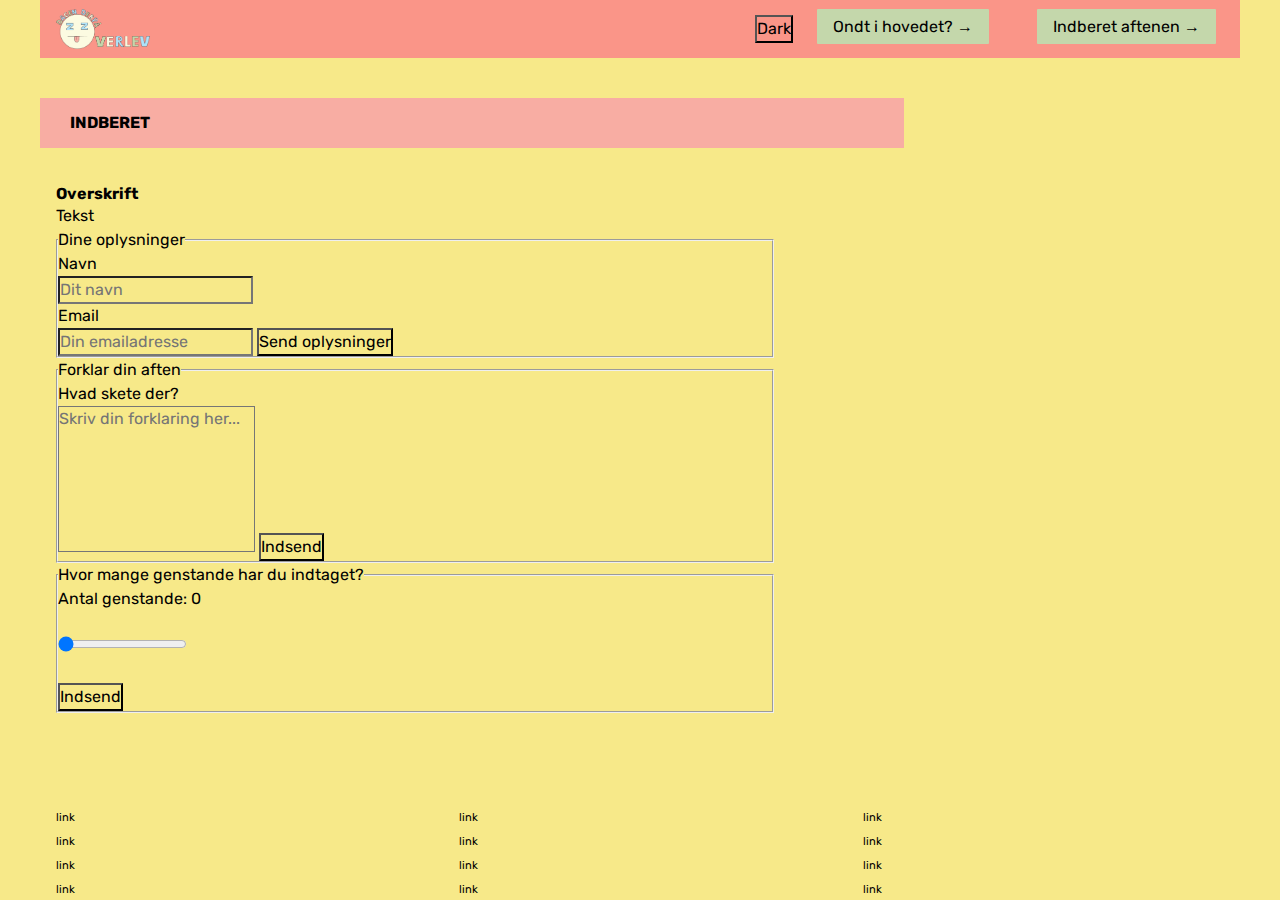
<file: register.html>
<!DOCTYPE html>
<html lang="en">

<head>
  <meta charset="UTF-8" />
  <meta http-equiv="X-UA-Compatible" content="IE=edge" />
  <meta name="viewport" content="width=device-width, initial-scale=1.0" />
  <link rel="stylesheet" href="css/reset.css" />
  <link rel="stylesheet" href="css/custom.css" />
  <link rel="stylesheet" href="css/fonts.css" />
  <link rel="stylesheet" href="css/general.css" />
  <link rel="stylesheet" href="css/layout.css" />
  <link rel="stylesheet" href="css/burger.css" />
  <link rel="stylesheet" href="css/cards.css" />
  <link rel="stylesheet" href="css/forms.css" />
  <link rel="icon" type="image/png" href="img/fav.png" />

  <title>Emergency Site</title>
</head>

<body id="register">
  <header>
    <nav>
      <div id="logotype-wrapper" class="logo">
        <a href="index.html">
          <img src="img/mikkel_logo.png" alt="logo" id="site-logo">
        </a>
      </div>
      <ul class="menu">
        <button id="theme-btn">Dark</button>
        <li><a class="menuItem" href="instruction.html">Ondt i hovedet?</a></li>
        <li><a class="menuItem" href="register.html">Indberet aftenen</a></li>
      </ul>
      <button class="burger">
        <span class="line"></span>
        <span class="line"></span>
        <span class="line"></span>
      </button>
    </nav>
  </header>

  <main>
    <h1>INDBERET</h1>
    <section id="form-section">
      <article id="form-info">
        <h2>Overskrift</h2>
        <p>Tekst</p>
      </article>
      <form id="webform">
        <fieldset>
          <legend>Dine oplysninger</legend>

          <label for="navn">Navn</label>
          <input type="text" id="navn" name="navn" placeholder="Dit navn" required>

          <label for="email">Email</label>
          <input type="email" id="email" name="email" placeholder="Din emailadresse" required>

          <button type="submit">Send oplysninger</button>
        </fieldset>
      </form>


      <form>
        <fieldset>
          <legend>Forklar din aften</legend>

          <label for="aften">Hvad skete der?</label>
          <textarea id="aften" name="aften" rows="6" placeholder="Skriv din forklaring her..." required></textarea>

          <button type="submit">Indsend</button>
        </fieldset>
      </form>

      <form>
        <fieldset>
          <legend>Hvor mange genstande har du indtaget?</legend>

          <label for="genstande">Antal genstande: <span id="antal">0</span></label><br>
          <input type="range" id="genstande" name="genstande" min="0" max="30" value="0" />

          <br><br>
          <button type="submit">Indsend</button>
        </fieldset>
      </form>

      <script>
        const slider = document.getElementById("genstande");
        const antal = document.getElementById("antal");

        slider.addEventListener("input", () => {
          antal.textContent = slider.value;
        });
      </script>
    </section>
    <section id="form-summary">

      </article>
    </section>
  </main>
  <footer>
    <nav class="some">
      <ul>
        <li><a href="">link</a></li>
        <li><a href="">link</a></li>
        <li><a href="">link</a></li>
        <li><a href="">link</a></li>
      </ul>
    </nav>
    <nav class="another">
      <ul>
        <li><a href="">link</a></li>
        <li><a href="">link</a></li>
        <li><a href="">link</a></li>
        <li><a href="">link</a></li>
      </ul>
    </nav>
    <nav class="yetanother">
      <ul>
        <li><a href="">link</a></li>
        <li><a href="">link</a></li>
        <li><a href="">link</a></li>
        <li><a href="">link</a></li>
      </ul>
    </nav>
  </footer>
  <script src="js/burger.js"></script>
  <script src="js/dark.js"></script>
  <!-- <script src="js/main.js"></script> -->
</body>

</html>
</file>
<file: css/custom.css>
:root {
  color-scheme: light-dark;

  /* Colours */
  --color-bg: light-dark(#f7e989, #2e2d2d);

  /* Header */
  --color-head-bg: light-dark(#f8ada3, #9e5f5f);

  /* Logotype */
  --color-logotype-bg: light-dark(#fa9588, #5d3a37);
  --color-text-logotype: light-dark(#030300, #f4eae5);
  --font-logotype-size: 2rem;

  /* Global menu */
  --color-menu-bg: light-dark(#fa9588, #9e5f5f);

  /* Links */
  --color-link-bg: light-dark(#c4d7ab, #556347);
  --color-link-hover: light-dark(#ffffff, #cfc8b5);
  --color-link-active: light-dark(#47433d, #d8d2c2);
  --border-radius-links: 1px;

  /* Headlines og rubrik */
  --font-h1-size: 1rem;
  --font-sub1-size: 1rem;
  --font-h2-size: 1rem;
  --font-h3-size: 1rem;
  --color-headline-bg: light-dark(#aee2f8, #476979);
  --color-headline-text-page: light-dark(#000000, #ffffff);

  /* Tekst */
  --color-text: light-dark(#000000, #f5f5f5);
  --color-text-inverted: light-dark(#000000, #ffffff);

  /* Marginer */
  --margin-head-bottom: 5px;

  /* Borders */
  --border-radius: 5px;

  /* Cards */
  --color-card-bg: light-dark(#ffffff, #3a3a3a);
  --color-cta-card-bg: light-dark(#d5d2d0, #5b5856);

  /* News-cards */
  --color-news-bg: light-dark(#c4d7ab, #556347);
  --color-news-bg-inverted: light-dark(#fcfbe1, #3f3d2e);
  --color-cta-newscard-bg: light-dark(#fcfbe1, #3f3d2e);
  --color-cta-newscard-bg-inverted: light-dark(#fcfbe1, #3f3d2e);

  /* Fonts */
  --font-family-sans: "Rubik", ui-sans-serif;
  --font-weight-light: 300;
  --font-weight-regular: 400;
  --font-weight-medium: 500;
  --font-weight-bold: 700;

  /* Text sizes */
  --logotype-size: 1rem;
  --headline1-size: 2rem;
  --headline2-size: 1rem;
  --headline3-size: 1rem;
  --bodytext-size: 1rem;
  --cta-text-size: 1rem;
  --followup-text-size: 1rem;
  --form-submit-size: 1rem;

  /* Infographics */
  --color-info-bg: light-dark(#ffffff, #3a3a3a);
  --color-infobox-1-bg: light-dark(#cfcec6, #5a5952);
  --color-infobox-2-bg: light-dark(#969995, #4a4d49);
}

#site-logo {
  height: 40px; /* eller hvad du vil */
  width: auto;
  display: block;
}

html.dark {
  color-scheme: dark;
}
</file>
<file: css/fonts.css>
@font-face {
  font-family: "Rubik";
  src: url("../fonts/Rubik-VariableFont_wght.woff2") format("woff2"), url("/fonts/Rubik-Regular.woff") format("woff");
  font-weight: var(--font-weight-regular);
  font-style: normal;
}

@font-face {
  font-family: "Rubik";
  src: url("../fonts/Rubik-VariableFont_wght.woff2") format("woff2");
  font-weight: var(--font-weight-bold);
  font-style: normal;
}

@font-face {
  font-family: "Rubik";
  src: url("../fonts/Rubik-VariableFont_wght.woff2") format("woff2");
  font-weight: var(--font-weight-light);
  font-style: normal;
}
@font-face {
  font-family: "Rubik";
  src: url("../fonts/Rubik-VariableFont_wght.woff2") format("woff2");
  font-weight: var(--font-weight-medium);
  font-style: normal;
}
</file>
<file: css/general.css>
html {
  font-family: var(--font-family-sans);
  color: var(--color-text);
  background-color: var(--color-bg);
}

header {
  height: min-content;
}

#main-disclamer {
  height: 225px;
  background-color: var(--color-head-bg);
  display: flex;
  justify-content: flex-start;
  align-items: center;
  padding-left: 2rem;
  padding-bottom: 2%;
  margin-bottom: var(--margin-head-bottom);
}

#main-disclamer-content {
  display: flex;
  column-gap: 1rem;
}

main section {
  padding: 20px;
  border-radius: var(--border-radius);
}

h1 {
  font-size: var(--font-h1-size);
  font-weight: var(--font-weight-bold);
  color: var(--color-text-inverted);
  margin: 5px 0;
  line-height: 1.3rem;
  text-align: left;
}

#instruction h1,
#register h1 {
  margin: 40px 0 20px 0;
  padding: 15px 30px;
  background-color: var(--color-head-bg);
  font-size: var(--font-h2-size);
}

#instruction p {
  grid-column: 1/-1;
  margin-bottom: 20px;
  font-size: var(--font-h2-size);
  line-height: 1.5rem;
}

.sub {
  font-size: var(--font-sub1-size);
  font-weight: var(--font-weight-light);
  color: var(--color-text-inverted);
}

h2 {
  font-size: var(--headline2-size);
}

h3 {
  font-size: var(--headline3-size);
}

main>h1 {
  width: calc(80% - 6rem);
}

/* NAVIGATION STRUCTURES */
header>nav {
  height: 100%;
  background-color: var(--color-menu-bg);
}

nav ul {
  list-style: none;
}

a {
  font-family: var(--font-family-sans);
}

nav a {
  text-decoration: none;
  color: var(--color-text);
}

/* Måske skal du lave en ny regel for logotype-wrapper, når du har lavet din logotype */
#logotype-wrapper {
  background-color: var(--color-logotype-bg);
  display: flex;
  justify-content: flex-start;
  align-items: center;
  height: 3.6rem;
}

#logotype-wrapper>a {
  color: var(--color-text-logotype);
  font-size: var(--font-logotype-size);
  font-weight: var(--font-weight-medium);
  width: max-content;
  margin-left: 1rem;
}

/* Global menu */
header nav li a {
  margin: 1.5rem;
  background-color: var(--color-link-bg);
  color: var(--color-text);
  font-size: var(--followup-text-size);
  padding: 0.5rem 1rem;
  border-radius: var(--border-radius-links);
}

/* Pilen efter menu-tekst */
header>nav li>a:after {
  content: " \2192";
}

/* Global menu hover effekt - Lav den om til det, du synes */
nav a:hover {
  background-color: var(--color-link-hover);
}

nav a:active {
  background-color: var(--color-link-active);
}

/* FOOTER */
footer a {
  font-size: 0.7rem;
}
</file>
<file: css/layout.css>
/* LAYOUT FOR MAIN CONTENT */
body {
  display: grid;
  grid-template-rows: auto 1fr auto;
  height: 100vh;
  max-width: 1200px;
  margin: 0 auto;
}
main {
  display: grid;
  row-gap: 1rem;
}
main > *:not(:first-child) {
  margin: 0 1rem;
}
main {
  grid-template-rows: min-content min-content 1fr min-content;
}
#instruction main {
  grid-template-rows: min-content min-content min-content 1fr min-content;
}
/* LAYOUT FOR HEADER AND FOOTER */
footer {
  display: grid;
  gap: 10px;
}
header nav,
footer nav {
  display: flex;
  justify-content: space-between;
  align-items: center;
}
header nav > * {
  flex: 1;
}
nav ul {
  display: flex;
  justify-content: flex-end;
}
header ul {
  height: 100%;
  width: clamp(175px, 50%, 300px);
}
footer ul {
  flex-direction: column;
  padding-left: 1rem;
}

/* LAYOUT FOR SECTIONS */
#daily,
#breaking {
  display: grid;
}
#daily {
  grid-template-rows: repeat(2, minmax(200px, min-content));
  gap: 1rem;
}
#breaking {
  grid-template-rows: repeat(auto-fit, minmax(50px, min-content));
  gap: 0;
}

@media (width > 600px) {
  #frontpage > main {
    grid-template-columns: 6fr 3fr;
    grid-template-rows: auto 1fr auto;
  }
  #instruction > main,
  #register > main {
    grid-template-columns: 5fr 3fr;
    grid-template-rows: auto auto 1fr auto;
  }

  .qr {
    order: 1;
  }

  h1 {
    grid-column: 1 / -1;
  }
  footer {
    grid-template-columns: 1fr 1fr 1fr;
  }
}
</file>
<file: css/burger.css>
.burger {
  width: 30px;
  height: 20px;
  cursor: pointer;
}

.burger .line {
  display: block;
  width: 100%;
  height: 2px;
  background-color: #333333;
  margin-bottom: 5px;
  transition: 0.2s linear;
}
.burger {
  display: none;
}
@media screen and (width < 800px) {
  .menu {
    display: none;
  }
  .logo {
    flex: 0 0 50vw;
  }
  .burger {
    display: block;
    background-color: transparent;
    border: 0;
    flex: 0 0 auto;
    margin: 0 20px;
  }
  .burger.active .line:nth-child(1) {
    transform: rotate(45deg) translate(5px, 5px);
    transition: 0.2s linear;
  }
  .burger.active .line:nth-child(2) {
    opacity: 0;
    transition: 0.15s linear;
  }
  .burger.active .line:nth-child(3) {
    transform: rotate(-45deg) translate(5px, -5px);
    transition: 0.2s linear;
  }
  nav.active .menu {
    display: block;
    background-color: var(--color-menu-bg);
    position: absolute;
    top: 3.6rem;
    right: 0;
    width: clamp(200px, 50vw, 400px);
    z-index: 1;
    opacity: 0.8;
  }
  header > nav li > a:after {
    content: "";
  }
  nav.active .menu li {
    margin: 40px 20px;
    text-align: right;
  }
  nav.active .menu a {
    font-size: 24px;
  }
}
</file>
<file: css/cards.css>
.daily_card {
  background-color: var(--color-card-bg);
  display: grid;
  grid-template-columns: 3fr 5fr;
  gap: 10px;
  padding: 40px 0 40px 20px;
  border-radius: var(--border-radius);
  height: minmax(200px, min-content);
}
.daily_text {
  display: grid;
  grid-template-rows: repeat(3, min-content);
  gap: 10px;
}
.daily_text h2 {
  background-color: var(--color-headline-bg);
  color: var(--color-text-inverted);
  padding: calc(1.1rem / 1.5) 0 calc(1.1rem / 2) 1rem;
  margin: 0 0 0.5rem 0;
}
.daily_text p {
  padding-right: 2rem;
  margin: 0 0 1rem 0;
}
.daily_text .cta_btn {
  justify-self: left;
  width: 80%;
}
.daily_img {
  width: 100%;
  height: 100%;
  object-fit: cover;
}
.news_card {
  background-color: var(--color-news-bg);
  display: grid;
  grid-template-rows: repeat(min-content);
  gap: 0.4rem;
  padding: 1rem 0;
  height: minmax(300px, min-content);
}
.news_card:nth-child(2n) {
  background-color: var(--color-news-bg-inverted);
}
.news_card > * {
  padding: 0 1rem;
}
.news_card h3 {
  margin: 0.5rem 0 0 0;
}
.news_card p {
  margin: 0 0 1rem 0;
}
.news_card:first-child:before {
  content: "BREAKING NEWS";
  background-color: var(--color-headline-bg);
  color: var(--color-headline-text-page);
  font-size: var(--font-h3-size);
  font-weight: var(--font-weight-medium);
  text-align: center;
  line-height: 1rem;
  padding: calc(1.1rem / 1.5) 0 calc(1.1rem / 2) 0;
}
.news_card:first-child {
  border-radius: var(--border-radius) var(--border-radius) 0 0;
}
.news_card:last-child {
  border-radius: 0 0 var(--border-radius) var(--border-radius);
}

.news_card .cta_btn {
  justify-self: center;
}
.cta_btn {
  display: inline-block;
  padding: 0.4rem 1rem;
  background-color: var(--color-cta-card-bg);
  color: var(--color-text-inverted);
  text-decoration: none;
  width: max-content;
  border-radius: var(--border-radius);
}
.news_card .cta_btn {
  background-color: var(--color-cta-newscard-bg);
}
.news_card:nth-of-type(2n) .cta_btn {
  background-color: var(--color-cta-newscard-bg-inverted);
  color: var(--color-text);
}
.cta_btn:after {
  content: "\2192";
  margin-left: 1rem;
}
</file>
<file: css/infographic.css>
#head-txt {
  fill: rgb(54, 54, 54);
}
.info-graphic,
.info-text {
  background-color: var(--color-info-bg);
  padding: 20px 0;
}
.info-graphic {
  border-radius: 0;
  margin: 60px auto 80px auto;
}
.info-text h2 {
  line-height: 3rem;
  text-align: center;
  background-color: var(--color-headline-bg);
  color: var(--color-headline-text-page);
  margin-bottom: 1rem;
}
.info-text h3 {
  font-size: 0.8rem;
  line-height: 0.8rem;
  font-weight: 600;
  margin: 0;
  padding: 0;
}
.info-text > *:not(:first-child) {
  margin: 0 clamp(1rem, 10%, 7rem);
}
.info-text p {
  font-size: 0.8rem;
  line-height: 1.3;
  margin: 0 0 1.2rem 0;
  padding: 0;
}
.info-box {
  padding: 1.5rem 1rem 0.5rem 1rem;
  background-color: var(--color-infobox-1-bg);
}
.info-box:nth-of-type(2n) {
  background-color: var(--color-infobox-2-bg);
}
</file>
<file: css/forms.css>
#webform {
  background-color: var(--form-background-color);
}

#form-section,
#form-summary {
  background-color: var(--info-background-color);
  padding: 0;
}
#form-summary h2 {
  line-height: 3rem;
  text-align: center;
  background-color: var(--headline-bg-color-inverted);
  color: var(--headline-color-inverted);
  padding-top: 5px;
}
#form-summary h3 {
  font-size: 0.8rem;
  line-height: 0.8rem;
  font-weight: 600;
  margin: 0;
  padding: 0;
}
#form-summary > *:not(:first-child) {
  margin: 0 clamp(1rem, 10%, 7rem);
}
#form-summary p {
  font-size: 0.8rem;
  line-height: 1.3;
  margin: 0 0 1.2rem 0;
  padding: 0;
}
</file>
